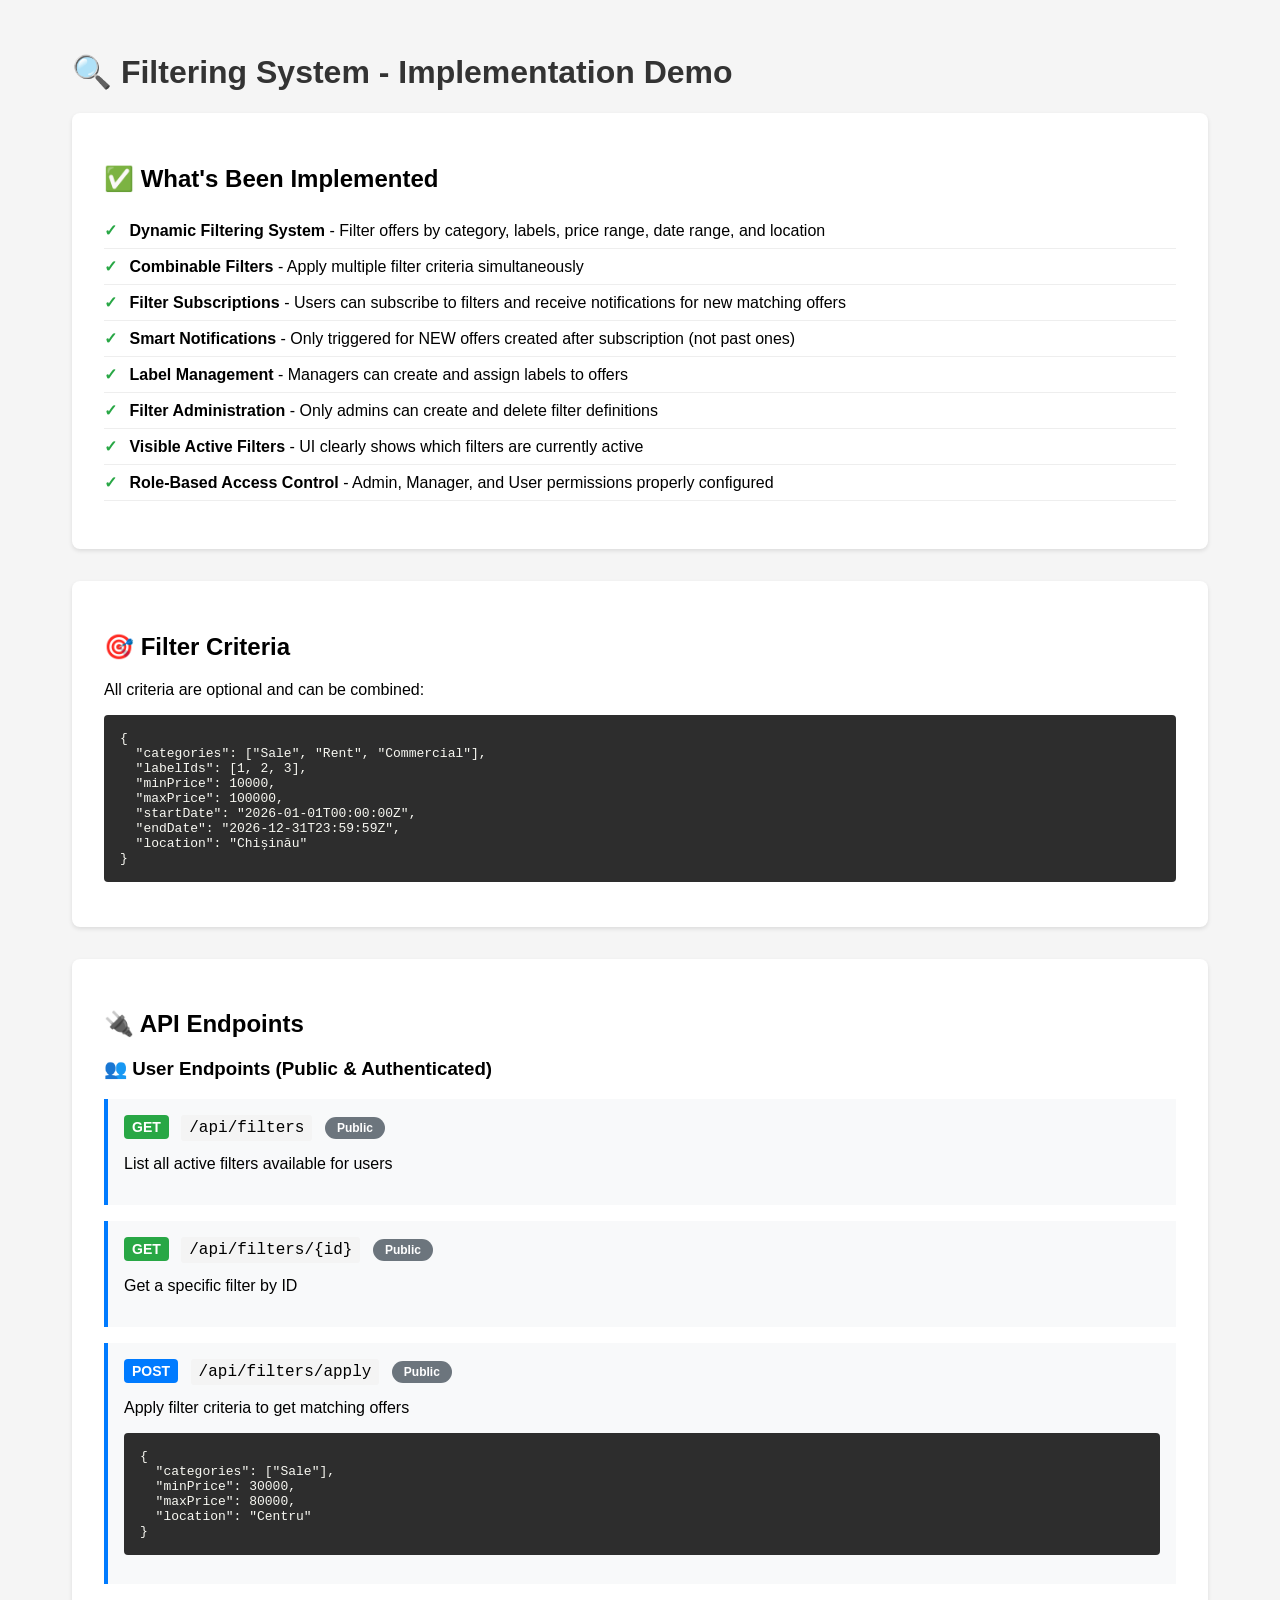
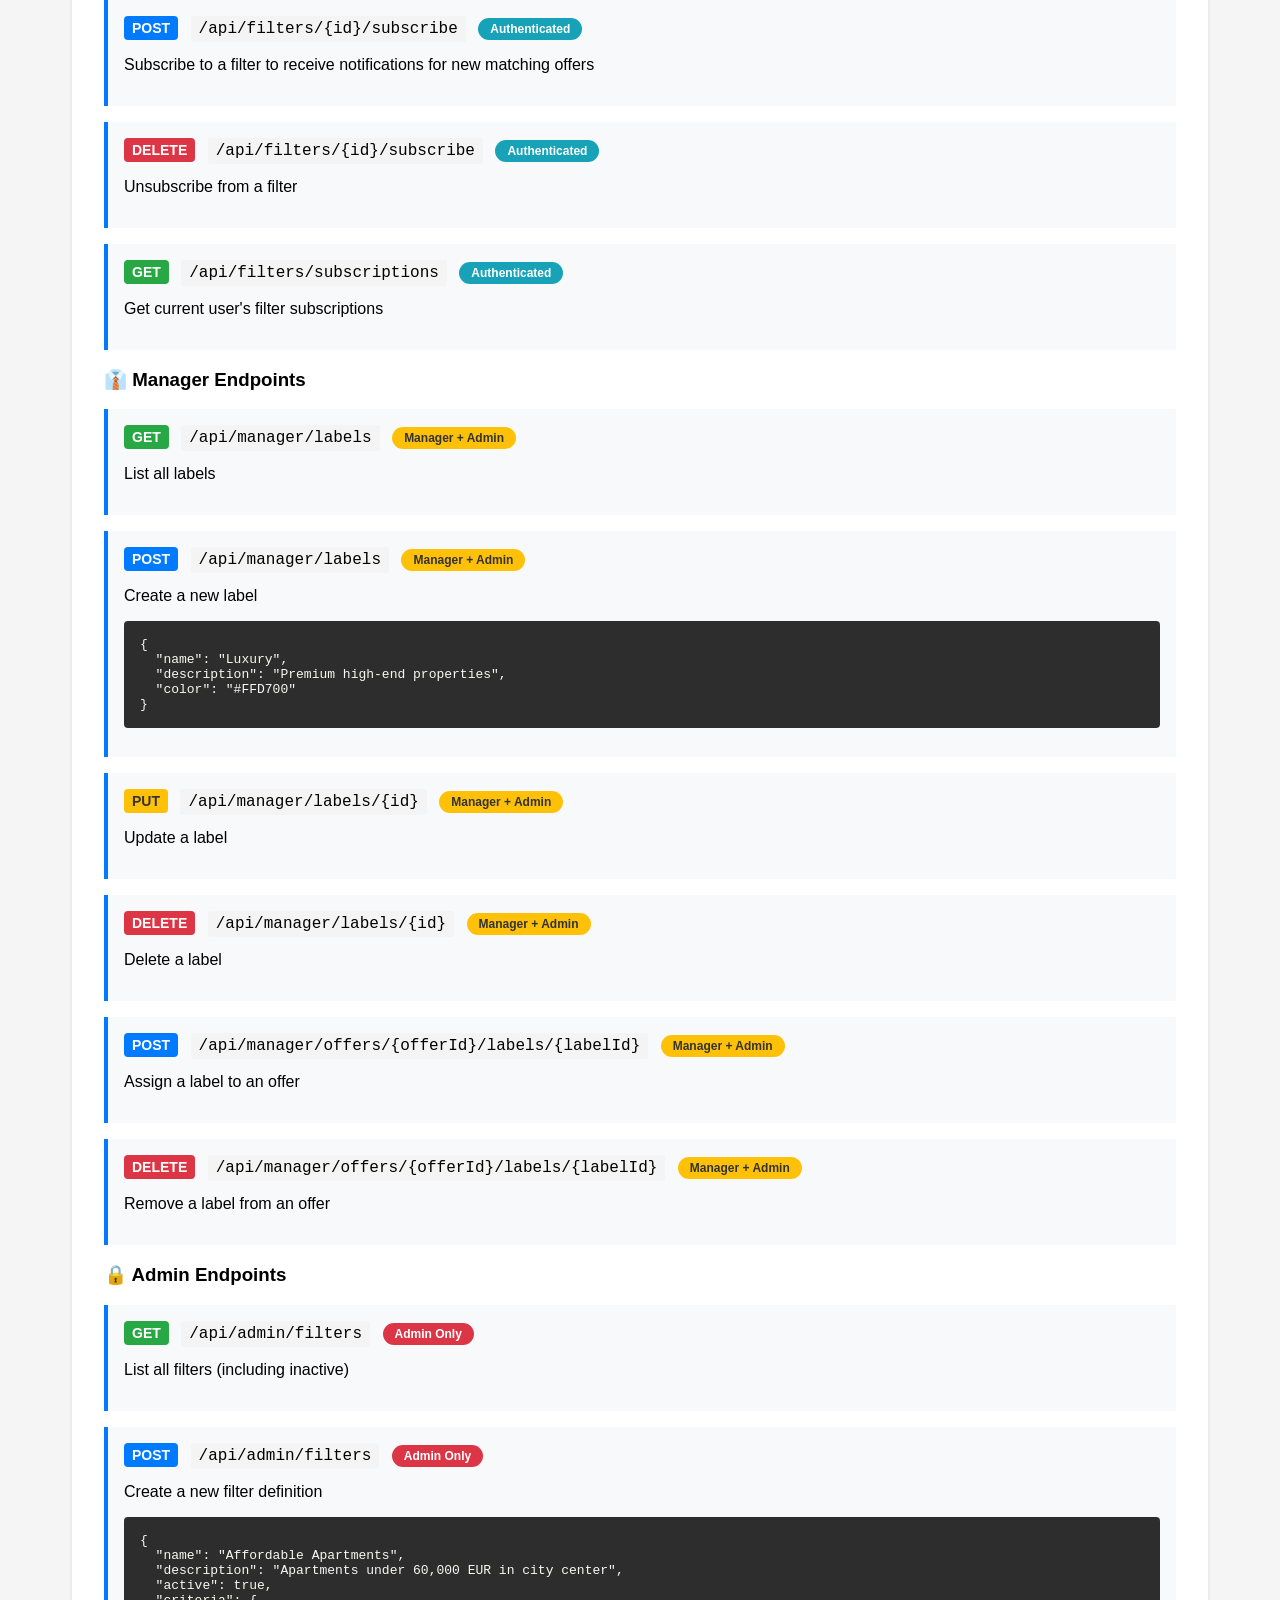
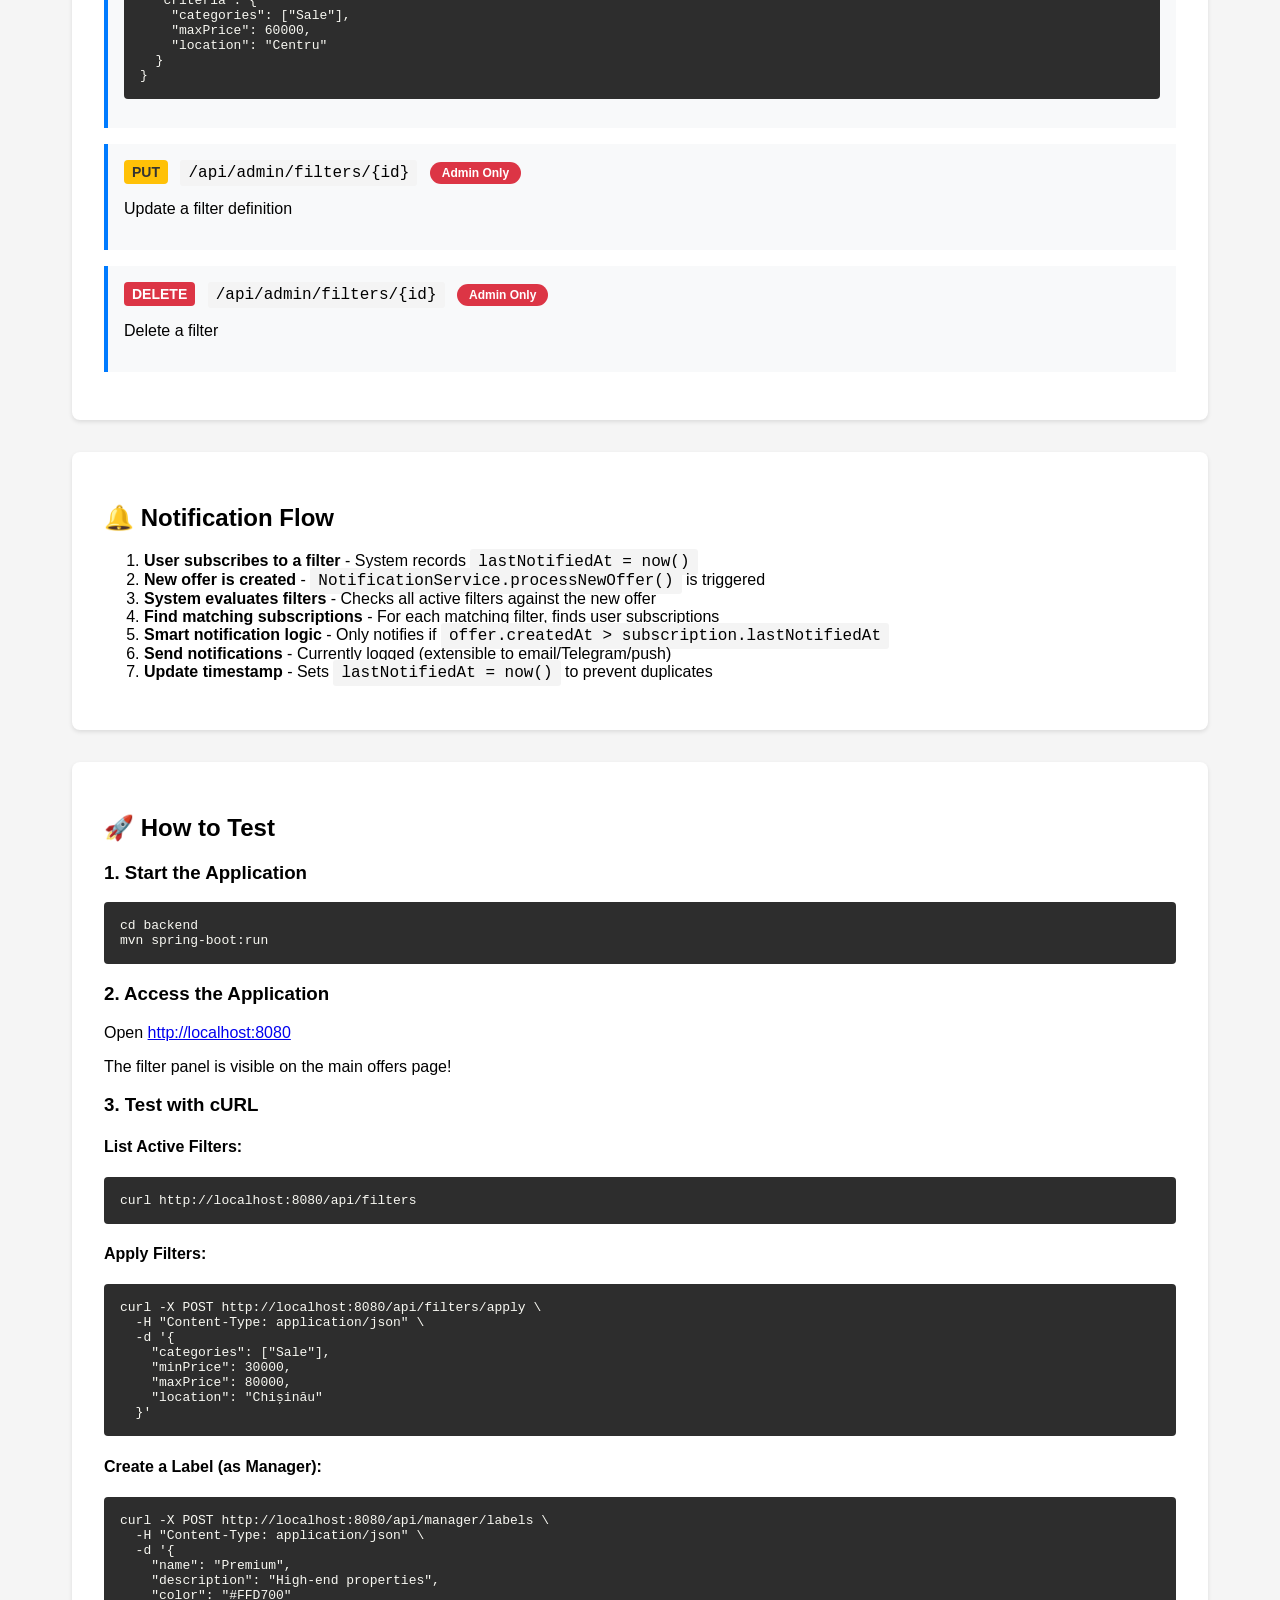
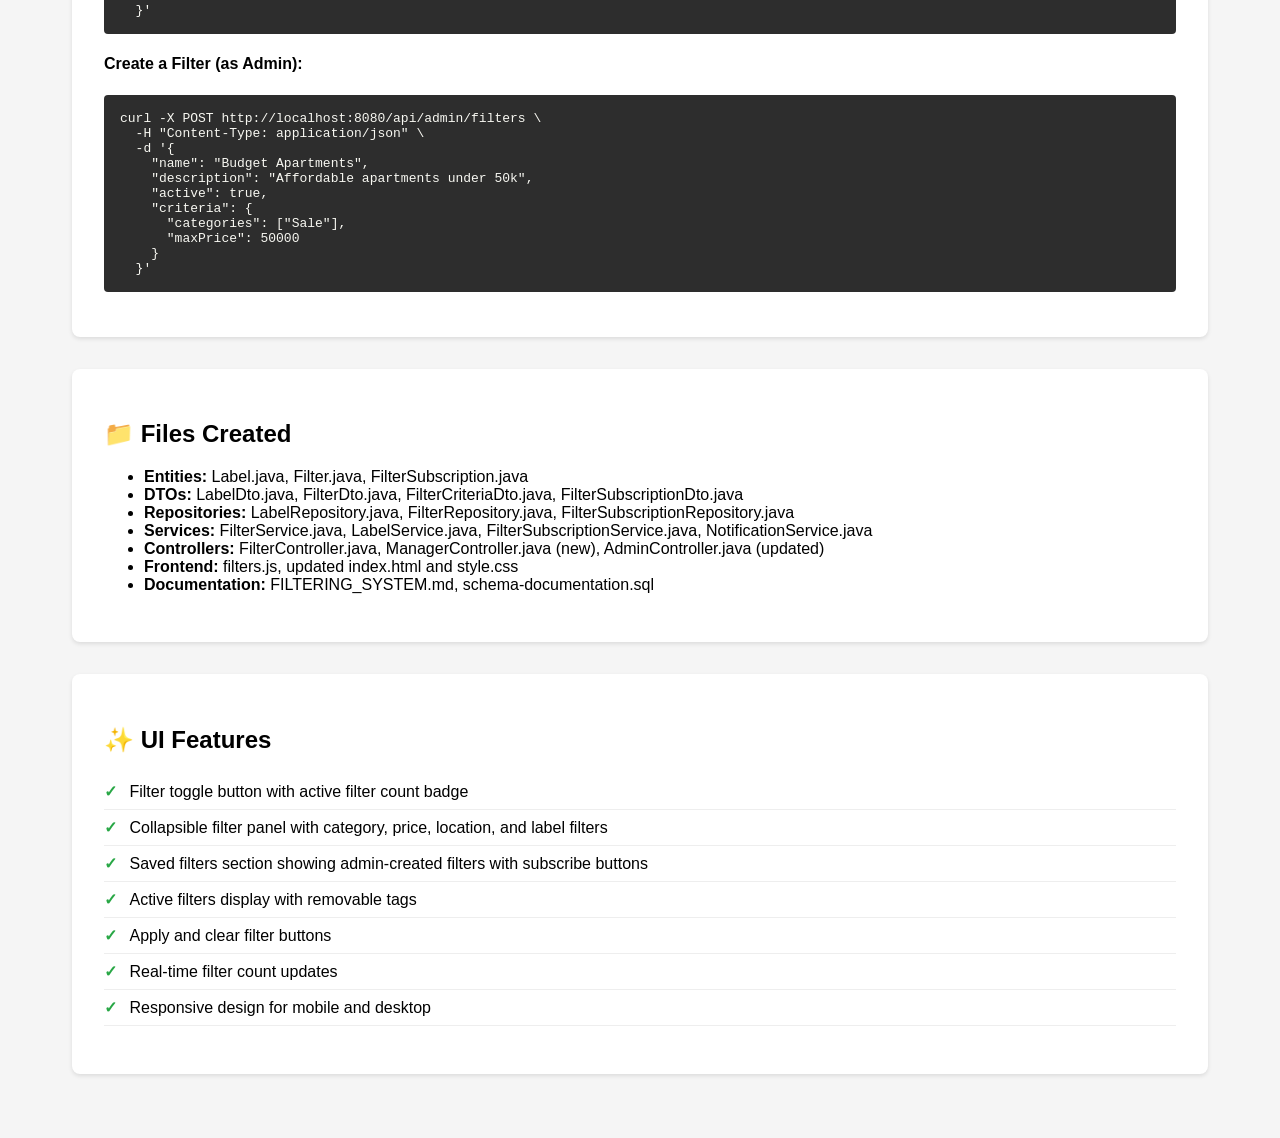
<file: FILTER_DEMO.html>
<!DOCTYPE html>
<html lang="en">
<head>
    <meta charset="UTF-8">
    <meta name="viewport" content="width=device-width, initial-scale=1.0">
    <title>Filter System Demo - Real Estate App</title>
    <style>
        * { box-sizing: border-box; }
        body {
            font-family: -apple-system, BlinkMacSystemFont, 'Segoe UI', Arial, sans-serif;
            max-width: 1200px;
            margin: 0 auto;
            padding: 2rem;
            background: #f5f5f5;
        }
        h1 { color: #333; }
        .section {
            background: white;
            padding: 2rem;
            margin-bottom: 2rem;
            border-radius: 8px;
            box-shadow: 0 2px 4px rgba(0,0,0,0.1);
        }
        .endpoint {
            background: #f8f9fa;
            padding: 1rem;
            margin: 1rem 0;
            border-left: 4px solid #007bff;
        }
        .endpoint-method {
            display: inline-block;
            padding: 0.25rem 0.5rem;
            border-radius: 4px;
            font-weight: bold;
            font-size: 0.875rem;
            margin-right: 0.5rem;
        }
        .get { background: #28a745; color: white; }
        .post { background: #007bff; color: white; }
        .put { background: #ffc107; color: #333; }
        .delete { background: #dc3545; color: white; }
        code {
            background: #f4f4f4;
            padding: 0.25rem 0.5rem;
            border-radius: 3px;
            font-family: 'Courier New', monospace;
        }
        pre {
            background: #2d2d2d;
            color: #f8f8f2;
            padding: 1rem;
            border-radius: 4px;
            overflow-x: auto;
        }
        .feature-list {
            list-style: none;
            padding: 0;
        }
        .feature-list li {
            padding: 0.5rem 0;
            border-bottom: 1px solid #eee;
        }
        .feature-list li:before {
            content: "✓ ";
            color: #28a745;
            font-weight: bold;
            margin-right: 0.5rem;
        }
        .role-badge {
            display: inline-block;
            padding: 0.25rem 0.75rem;
            border-radius: 12px;
            font-size: 0.75rem;
            font-weight: bold;
            margin-left: 0.5rem;
        }
        .admin-only { background: #dc3545; color: white; }
        .manager-only { background: #ffc107; color: #333; }
        .auth-required { background: #17a2b8; color: white; }
        .public { background: #6c757d; color: white; }
        .test-button {
            background: #007bff;
            color: white;
            border: none;
            padding: 0.5rem 1rem;
            border-radius: 4px;
            cursor: pointer;
            margin-top: 0.5rem;
        }
        .test-button:hover {
            background: #0056b3;
        }
    </style>
</head>
<body>
    <h1>🔍 Filtering System - Implementation Demo</h1>

    <div class="section">
        <h2>✅ What's Been Implemented</h2>
        <ul class="feature-list">
            <li><strong>Dynamic Filtering System</strong> - Filter offers by category, labels, price range, date range, and location</li>
            <li><strong>Combinable Filters</strong> - Apply multiple filter criteria simultaneously</li>
            <li><strong>Filter Subscriptions</strong> - Users can subscribe to filters and receive notifications for new matching offers</li>
            <li><strong>Smart Notifications</strong> - Only triggered for NEW offers created after subscription (not past ones)</li>
            <li><strong>Label Management</strong> - Managers can create and assign labels to offers</li>
            <li><strong>Filter Administration</strong> - Only admins can create and delete filter definitions</li>
            <li><strong>Visible Active Filters</strong> - UI clearly shows which filters are currently active</li>
            <li><strong>Role-Based Access Control</strong> - Admin, Manager, and User permissions properly configured</li>
        </ul>
    </div>

    <div class="section">
        <h2>🎯 Filter Criteria</h2>
        <p>All criteria are optional and can be combined:</p>
        <pre>{
  "categories": ["Sale", "Rent", "Commercial"],
  "labelIds": [1, 2, 3],
  "minPrice": 10000,
  "maxPrice": 100000,
  "startDate": "2026-01-01T00:00:00Z",
  "endDate": "2026-12-31T23:59:59Z",
  "location": "Chișinău"
}</pre>
    </div>

    <div class="section">
        <h2>🔌 API Endpoints</h2>

        <h3>👥 User Endpoints (Public & Authenticated)</h3>

        <div class="endpoint">
            <span class="endpoint-method get">GET</span>
            <code>/api/filters</code>
            <span class="role-badge public">Public</span>
            <p>List all active filters available for users</p>
        </div>

        <div class="endpoint">
            <span class="endpoint-method get">GET</span>
            <code>/api/filters/{id}</code>
            <span class="role-badge public">Public</span>
            <p>Get a specific filter by ID</p>
        </div>

        <div class="endpoint">
            <span class="endpoint-method post">POST</span>
            <code>/api/filters/apply</code>
            <span class="role-badge public">Public</span>
            <p>Apply filter criteria to get matching offers</p>
            <pre>{
  "categories": ["Sale"],
  "minPrice": 30000,
  "maxPrice": 80000,
  "location": "Centru"
}</pre>
        </div>

        <div class="endpoint">
            <span class="endpoint-method post">POST</span>
            <code>/api/filters/{id}/subscribe</code>
            <span class="role-badge auth-required">Authenticated</span>
            <p>Subscribe to a filter to receive notifications for new matching offers</p>
        </div>

        <div class="endpoint">
            <span class="endpoint-method delete">DELETE</span>
            <code>/api/filters/{id}/subscribe</code>
            <span class="role-badge auth-required">Authenticated</span>
            <p>Unsubscribe from a filter</p>
        </div>

        <div class="endpoint">
            <span class="endpoint-method get">GET</span>
            <code>/api/filters/subscriptions</code>
            <span class="role-badge auth-required">Authenticated</span>
            <p>Get current user's filter subscriptions</p>
        </div>

        <h3>👔 Manager Endpoints</h3>

        <div class="endpoint">
            <span class="endpoint-method get">GET</span>
            <code>/api/manager/labels</code>
            <span class="role-badge manager-only">Manager + Admin</span>
            <p>List all labels</p>
        </div>

        <div class="endpoint">
            <span class="endpoint-method post">POST</span>
            <code>/api/manager/labels</code>
            <span class="role-badge manager-only">Manager + Admin</span>
            <p>Create a new label</p>
            <pre>{
  "name": "Luxury",
  "description": "Premium high-end properties",
  "color": "#FFD700"
}</pre>
        </div>

        <div class="endpoint">
            <span class="endpoint-method put">PUT</span>
            <code>/api/manager/labels/{id}</code>
            <span class="role-badge manager-only">Manager + Admin</span>
            <p>Update a label</p>
        </div>

        <div class="endpoint">
            <span class="endpoint-method delete">DELETE</span>
            <code>/api/manager/labels/{id}</code>
            <span class="role-badge manager-only">Manager + Admin</span>
            <p>Delete a label</p>
        </div>

        <div class="endpoint">
            <span class="endpoint-method post">POST</span>
            <code>/api/manager/offers/{offerId}/labels/{labelId}</code>
            <span class="role-badge manager-only">Manager + Admin</span>
            <p>Assign a label to an offer</p>
        </div>

        <div class="endpoint">
            <span class="endpoint-method delete">DELETE</span>
            <code>/api/manager/offers/{offerId}/labels/{labelId}</code>
            <span class="role-badge manager-only">Manager + Admin</span>
            <p>Remove a label from an offer</p>
        </div>

        <h3>🔒 Admin Endpoints</h3>

        <div class="endpoint">
            <span class="endpoint-method get">GET</span>
            <code>/api/admin/filters</code>
            <span class="role-badge admin-only">Admin Only</span>
            <p>List all filters (including inactive)</p>
        </div>

        <div class="endpoint">
            <span class="endpoint-method post">POST</span>
            <code>/api/admin/filters</code>
            <span class="role-badge admin-only">Admin Only</span>
            <p>Create a new filter definition</p>
            <pre>{
  "name": "Affordable Apartments",
  "description": "Apartments under 60,000 EUR in city center",
  "active": true,
  "criteria": {
    "categories": ["Sale"],
    "maxPrice": 60000,
    "location": "Centru"
  }
}</pre>
        </div>

        <div class="endpoint">
            <span class="endpoint-method put">PUT</span>
            <code>/api/admin/filters/{id}</code>
            <span class="role-badge admin-only">Admin Only</span>
            <p>Update a filter definition</p>
        </div>

        <div class="endpoint">
            <span class="endpoint-method delete">DELETE</span>
            <code>/api/admin/filters/{id}</code>
            <span class="role-badge admin-only">Admin Only</span>
            <p>Delete a filter</p>
        </div>
    </div>

    <div class="section">
        <h2>🔔 Notification Flow</h2>
        <ol>
            <li><strong>User subscribes to a filter</strong> - System records <code>lastNotifiedAt = now()</code></li>
            <li><strong>New offer is created</strong> - <code>NotificationService.processNewOffer()</code> is triggered</li>
            <li><strong>System evaluates filters</strong> - Checks all active filters against the new offer</li>
            <li><strong>Find matching subscriptions</strong> - For each matching filter, finds user subscriptions</li>
            <li><strong>Smart notification logic</strong> - Only notifies if <code>offer.createdAt > subscription.lastNotifiedAt</code></li>
            <li><strong>Send notifications</strong> - Currently logged (extensible to email/Telegram/push)</li>
            <li><strong>Update timestamp</strong> - Sets <code>lastNotifiedAt = now()</code> to prevent duplicates</li>
        </ol>
    </div>

    <div class="section">
        <h2>🚀 How to Test</h2>

        <h3>1. Start the Application</h3>
        <pre>cd backend
mvn spring-boot:run</pre>

        <h3>2. Access the Application</h3>
        <p>Open <a href="http://localhost:8080" target="_blank">http://localhost:8080</a></p>
        <p>The filter panel is visible on the main offers page!</p>

        <h3>3. Test with cURL</h3>

        <h4>List Active Filters:</h4>
        <pre>curl http://localhost:8080/api/filters</pre>

        <h4>Apply Filters:</h4>
        <pre>curl -X POST http://localhost:8080/api/filters/apply \
  -H "Content-Type: application/json" \
  -d '{
    "categories": ["Sale"],
    "minPrice": 30000,
    "maxPrice": 80000,
    "location": "Chișinău"
  }'</pre>

        <h4>Create a Label (as Manager):</h4>
        <pre>curl -X POST http://localhost:8080/api/manager/labels \
  -H "Content-Type: application/json" \
  -d '{
    "name": "Premium",
    "description": "High-end properties",
    "color": "#FFD700"
  }'</pre>

        <h4>Create a Filter (as Admin):</h4>
        <pre>curl -X POST http://localhost:8080/api/admin/filters \
  -H "Content-Type: application/json" \
  -d '{
    "name": "Budget Apartments",
    "description": "Affordable apartments under 50k",
    "active": true,
    "criteria": {
      "categories": ["Sale"],
      "maxPrice": 50000
    }
  }'</pre>
    </div>

    <div class="section">
        <h2>📁 Files Created</h2>
        <ul>
            <li><strong>Entities:</strong> Label.java, Filter.java, FilterSubscription.java</li>
            <li><strong>DTOs:</strong> LabelDto.java, FilterDto.java, FilterCriteriaDto.java, FilterSubscriptionDto.java</li>
            <li><strong>Repositories:</strong> LabelRepository.java, FilterRepository.java, FilterSubscriptionRepository.java</li>
            <li><strong>Services:</strong> FilterService.java, LabelService.java, FilterSubscriptionService.java, NotificationService.java</li>
            <li><strong>Controllers:</strong> FilterController.java, ManagerController.java (new), AdminController.java (updated)</li>
            <li><strong>Frontend:</strong> filters.js, updated index.html and style.css</li>
            <li><strong>Documentation:</strong> FILTERING_SYSTEM.md, schema-documentation.sql</li>
        </ul>
    </div>

    <div class="section">
        <h2>✨ UI Features</h2>
        <ul class="feature-list">
            <li>Filter toggle button with active filter count badge</li>
            <li>Collapsible filter panel with category, price, location, and label filters</li>
            <li>Saved filters section showing admin-created filters with subscribe buttons</li>
            <li>Active filters display with removable tags</li>
            <li>Apply and clear filter buttons</li>
            <li>Real-time filter count updates</li>
            <li>Responsive design for mobile and desktop</li>
        </ul>
    </div>

</body>
</html>
</file>
